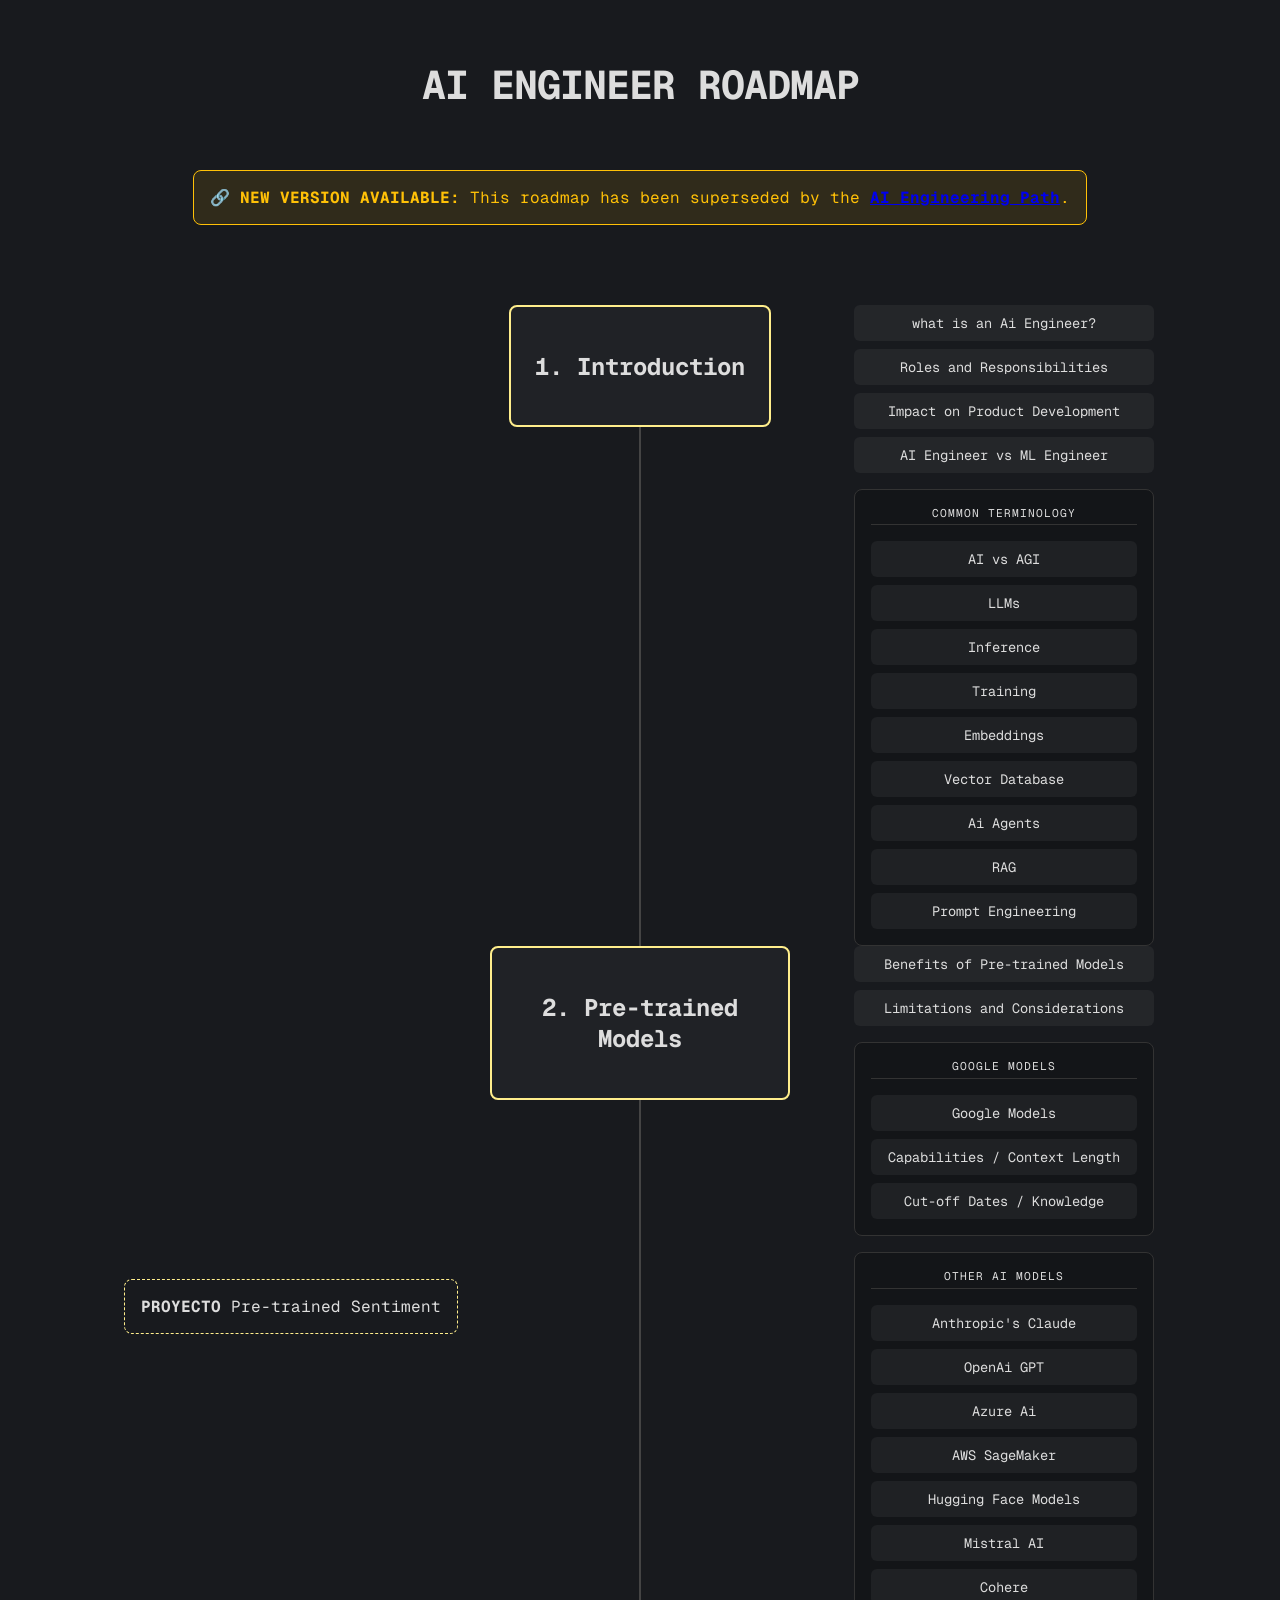
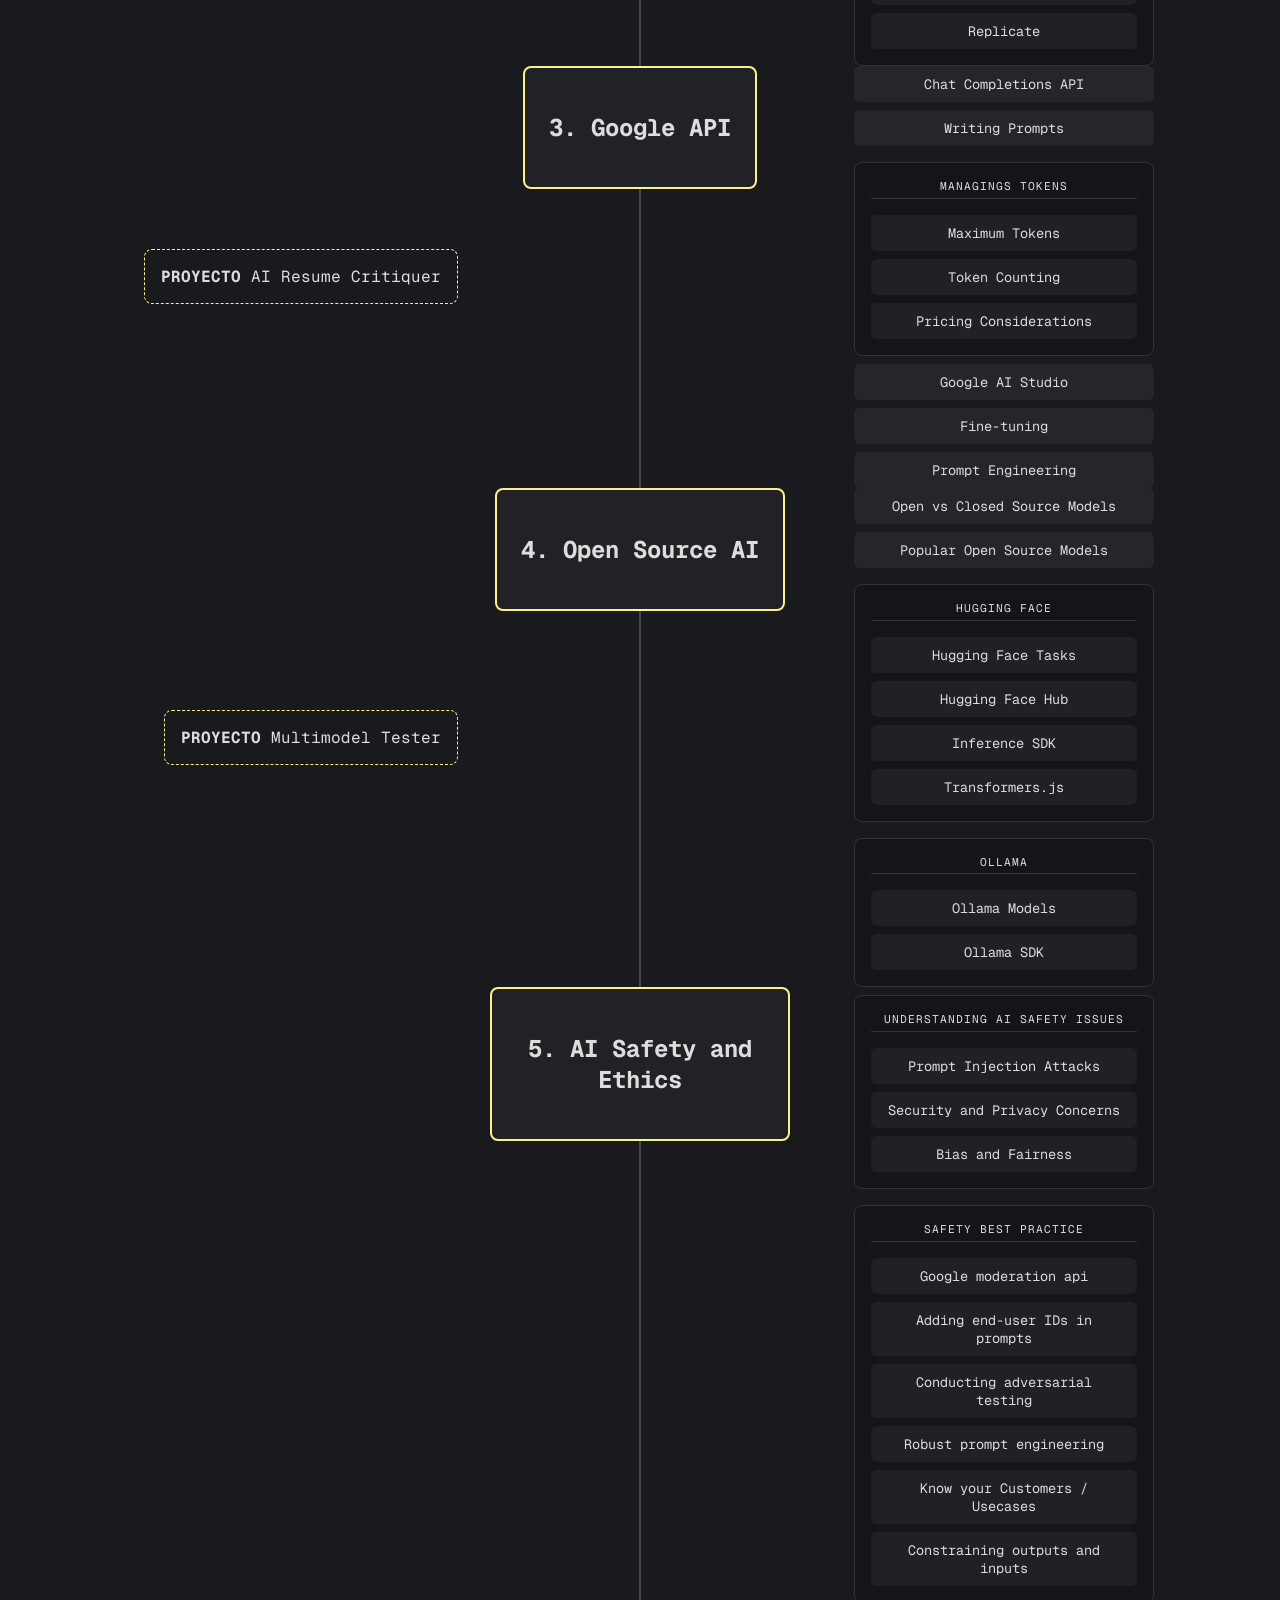
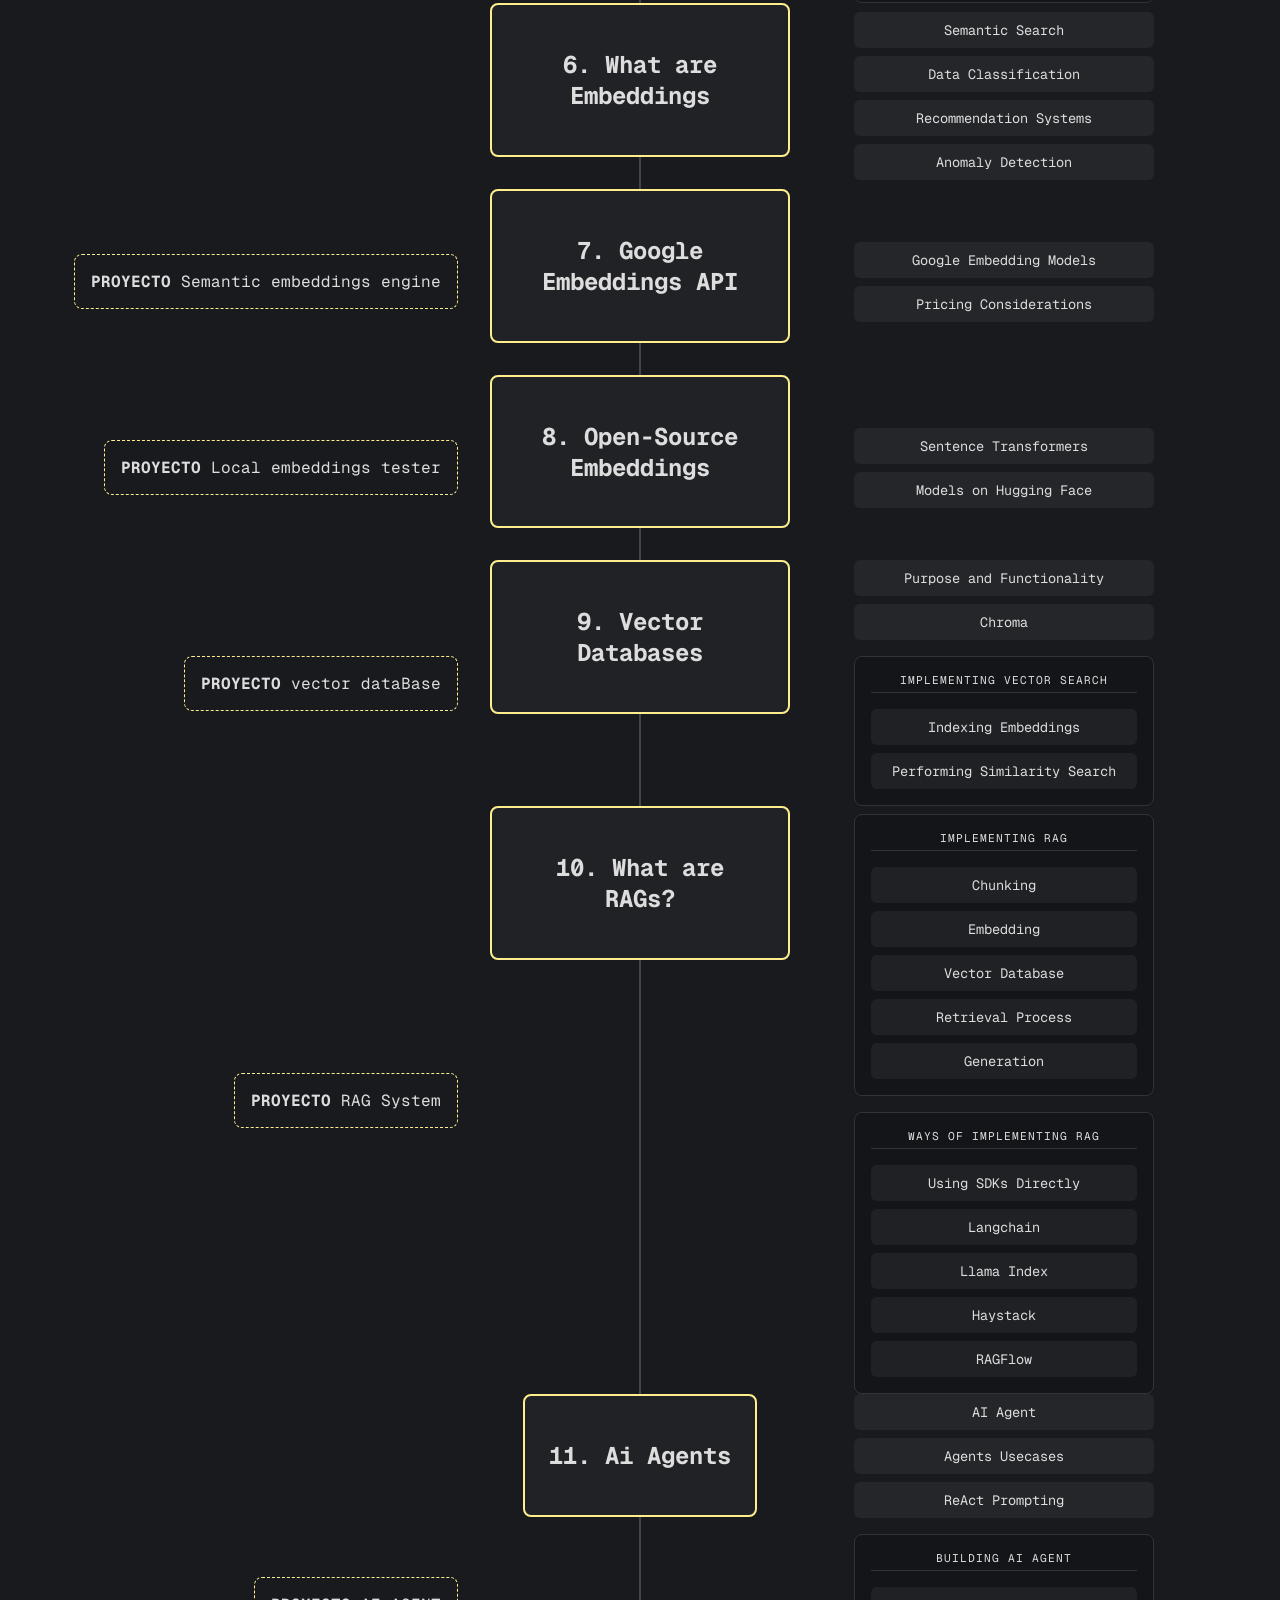
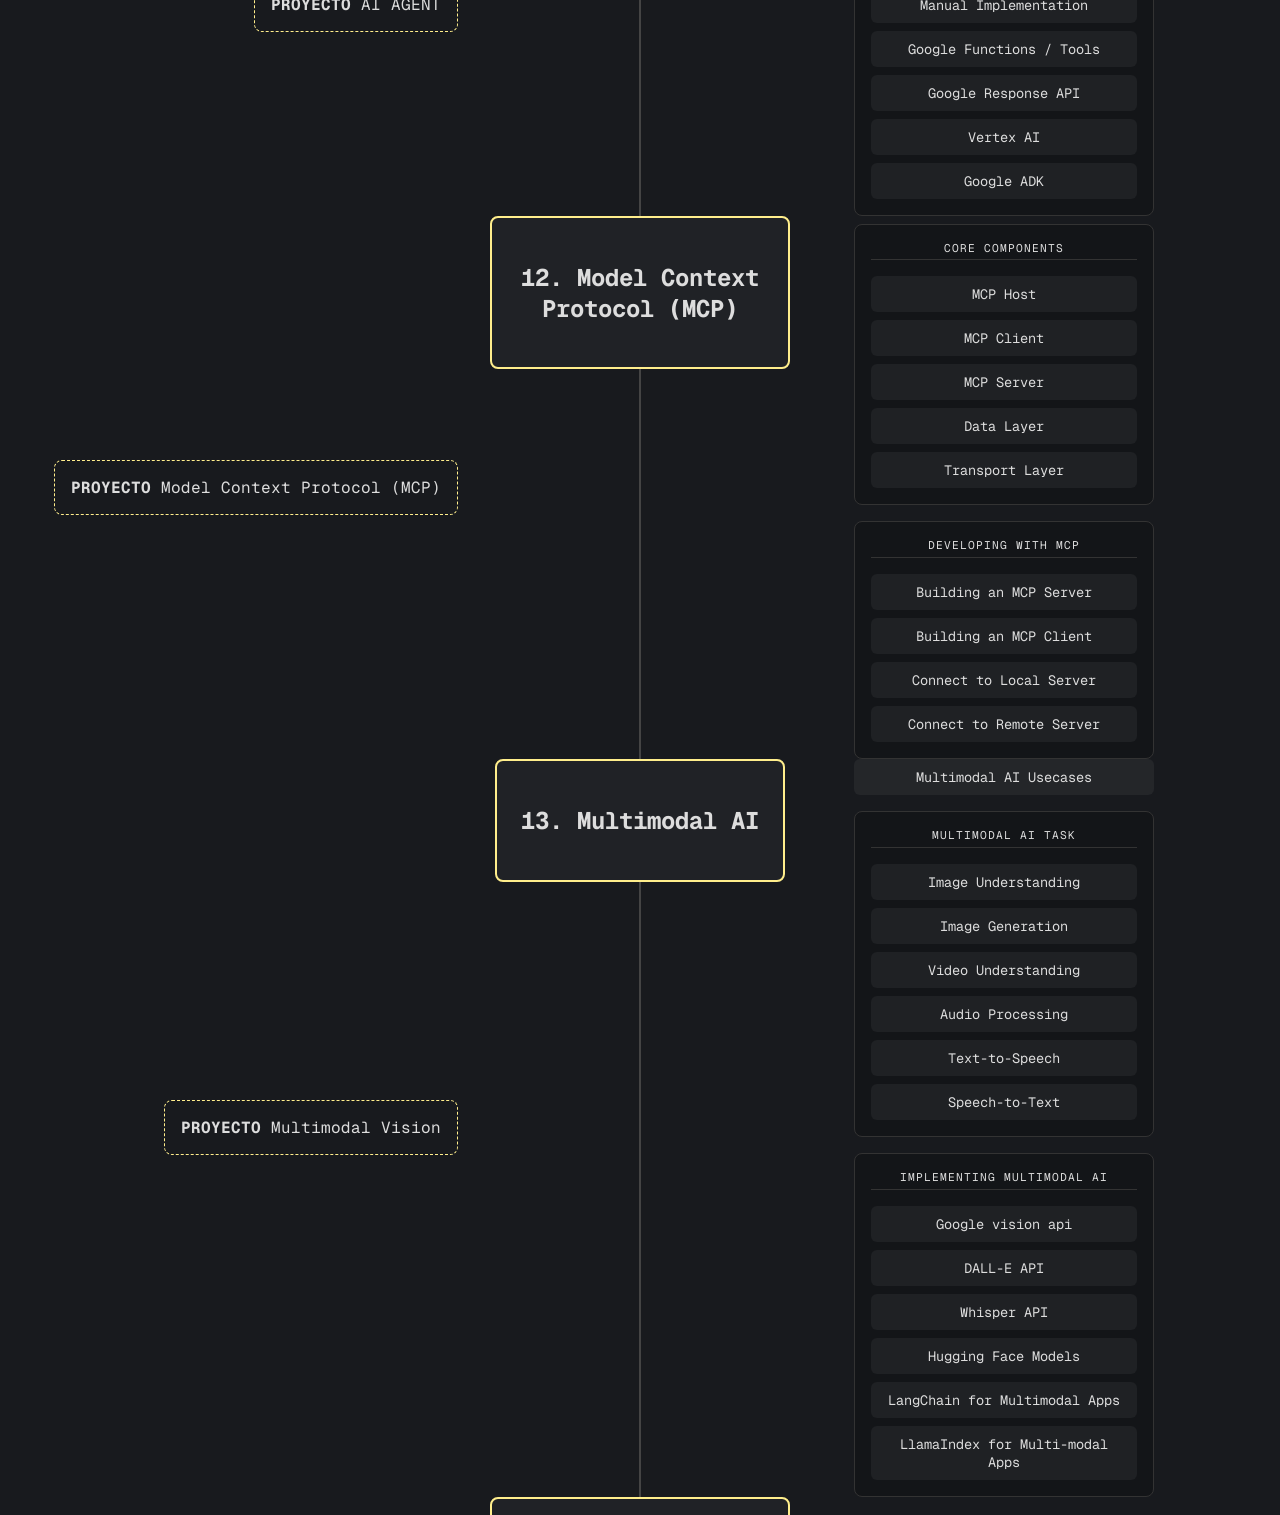
<file: index.html>
<!DOCTYPE html>
<html lang="es">
<head>
    <!-- Esto redirecciona al instante (0 segundos) a la subcarpeta -->
    <meta http-equiv="refresh" content="0; url=./ai-engineer-roadmap/index.html">
    <title>Redirecting...</title>
</head>
<body>
    <p>Redireccionando al Roadmap... Si no carga, <a href="./ai-engineer-roadmap/index.html">haz clic aquí</a>.</p>
</body>
</html>
</file>
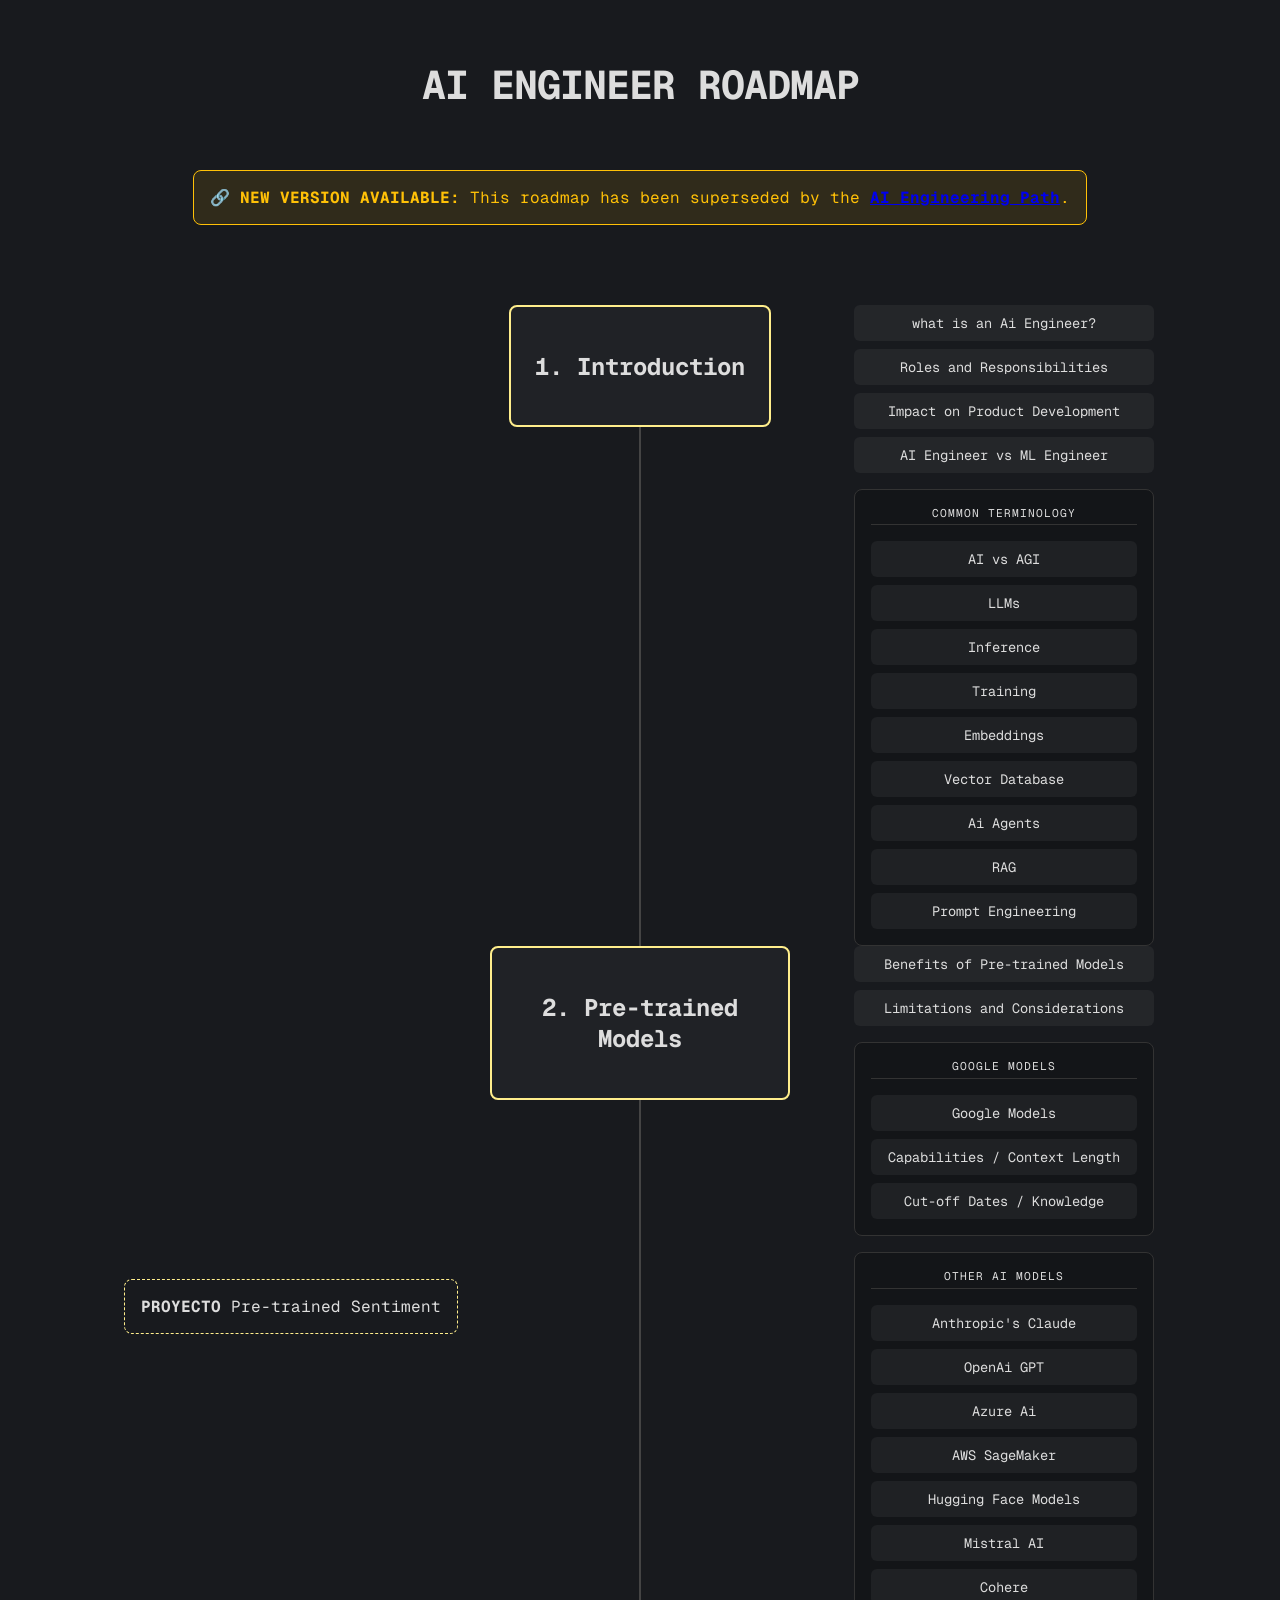
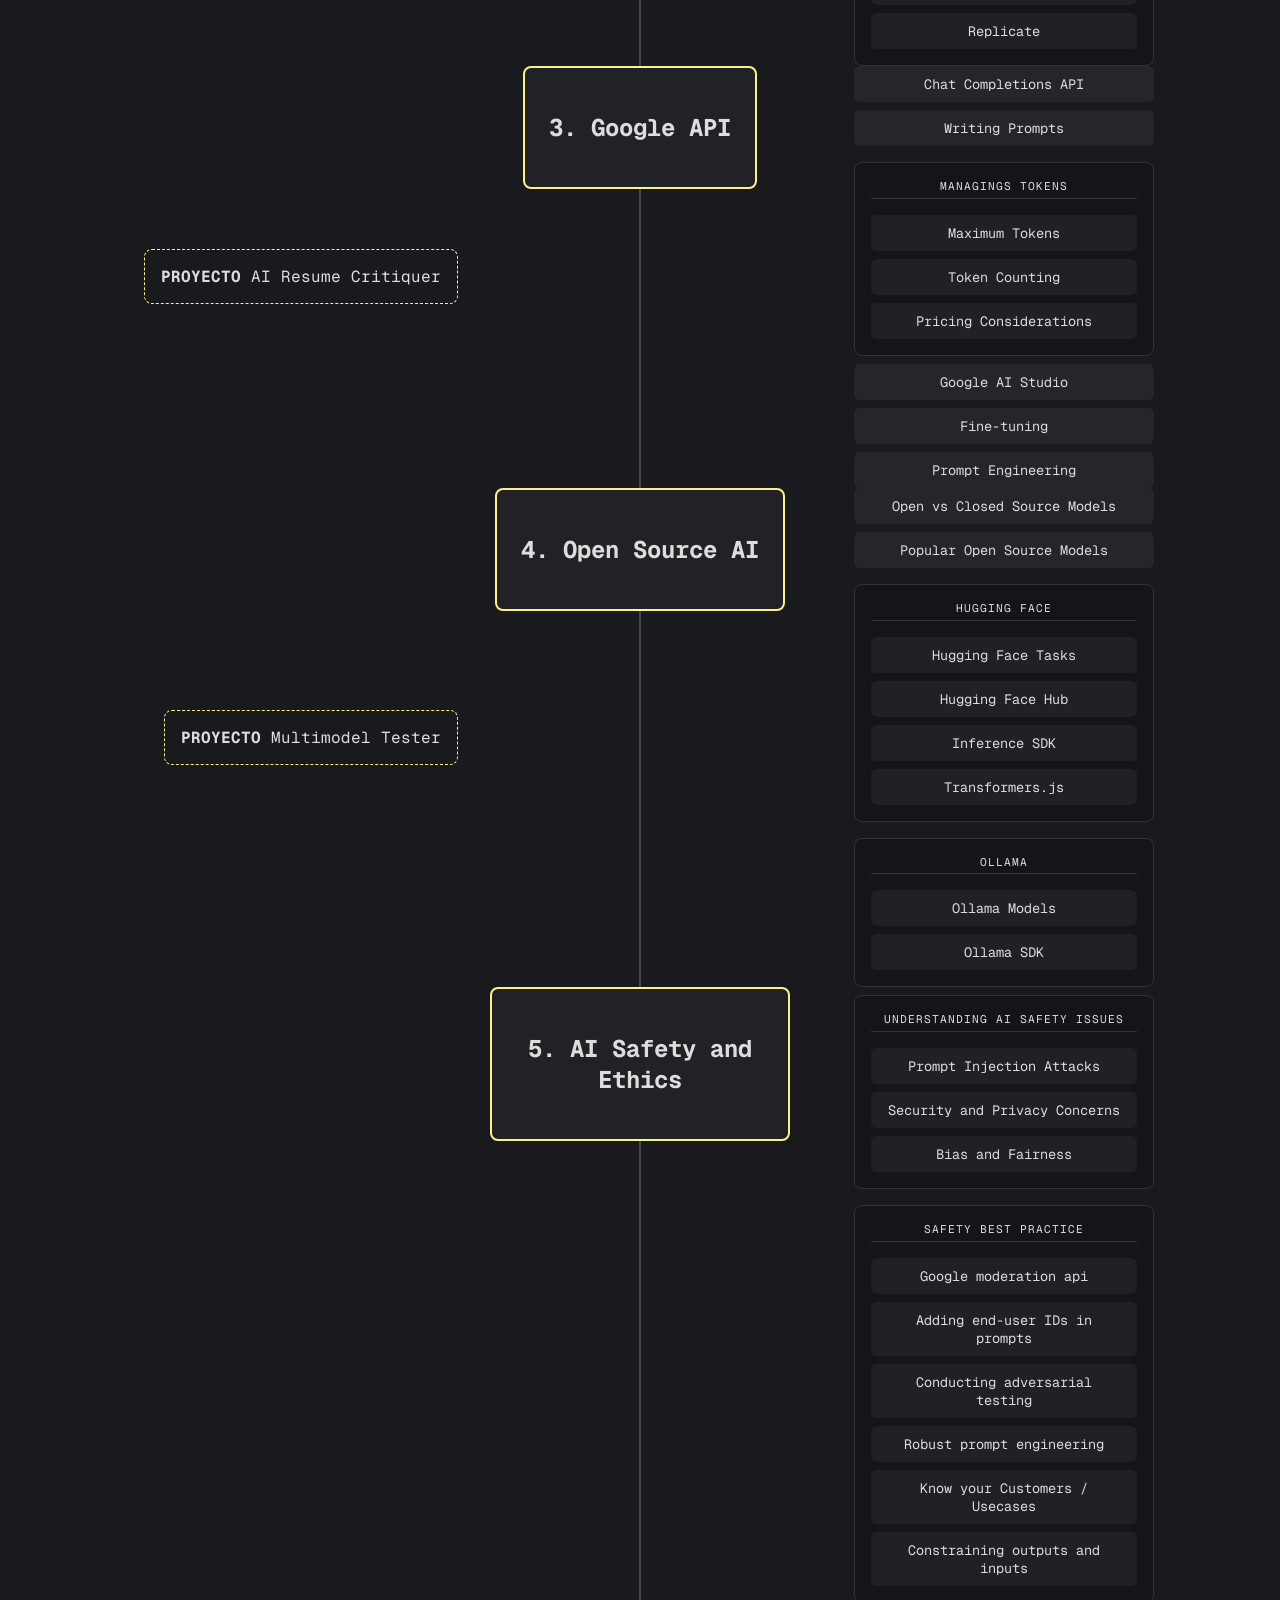
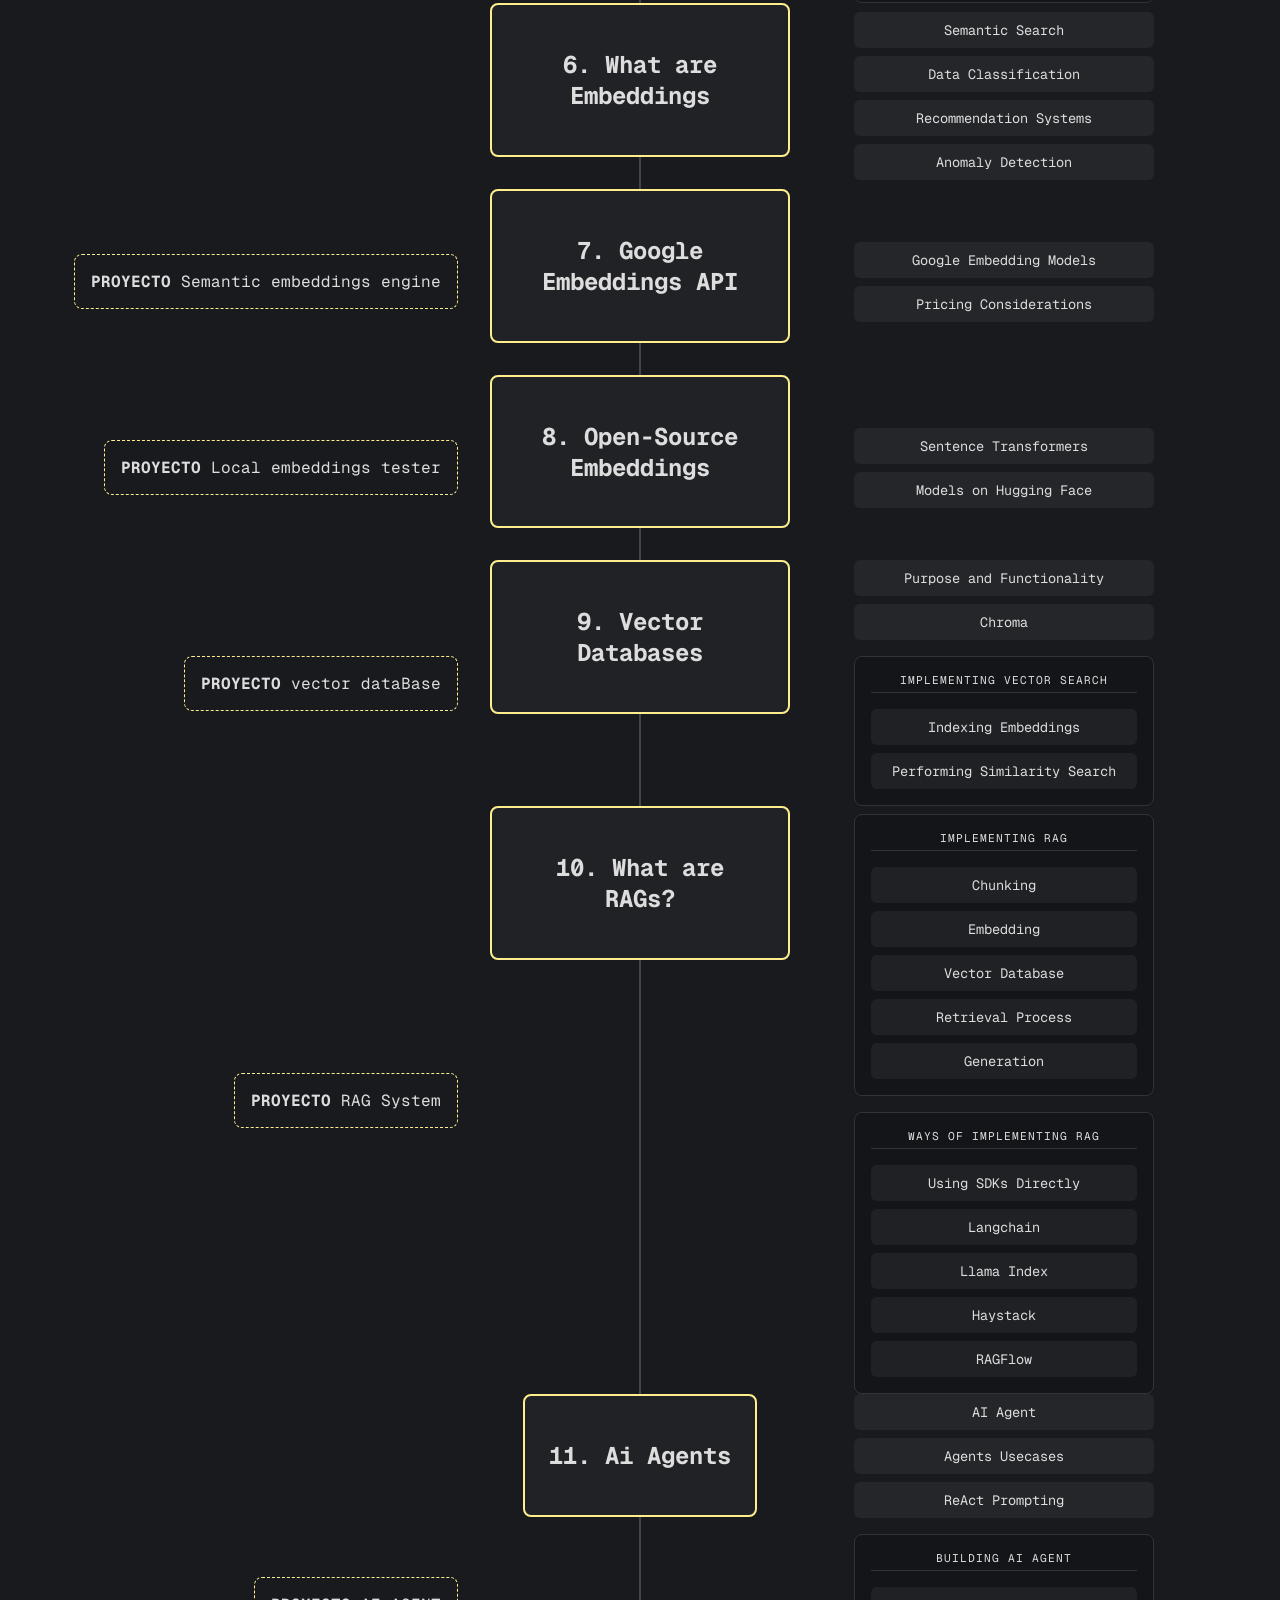
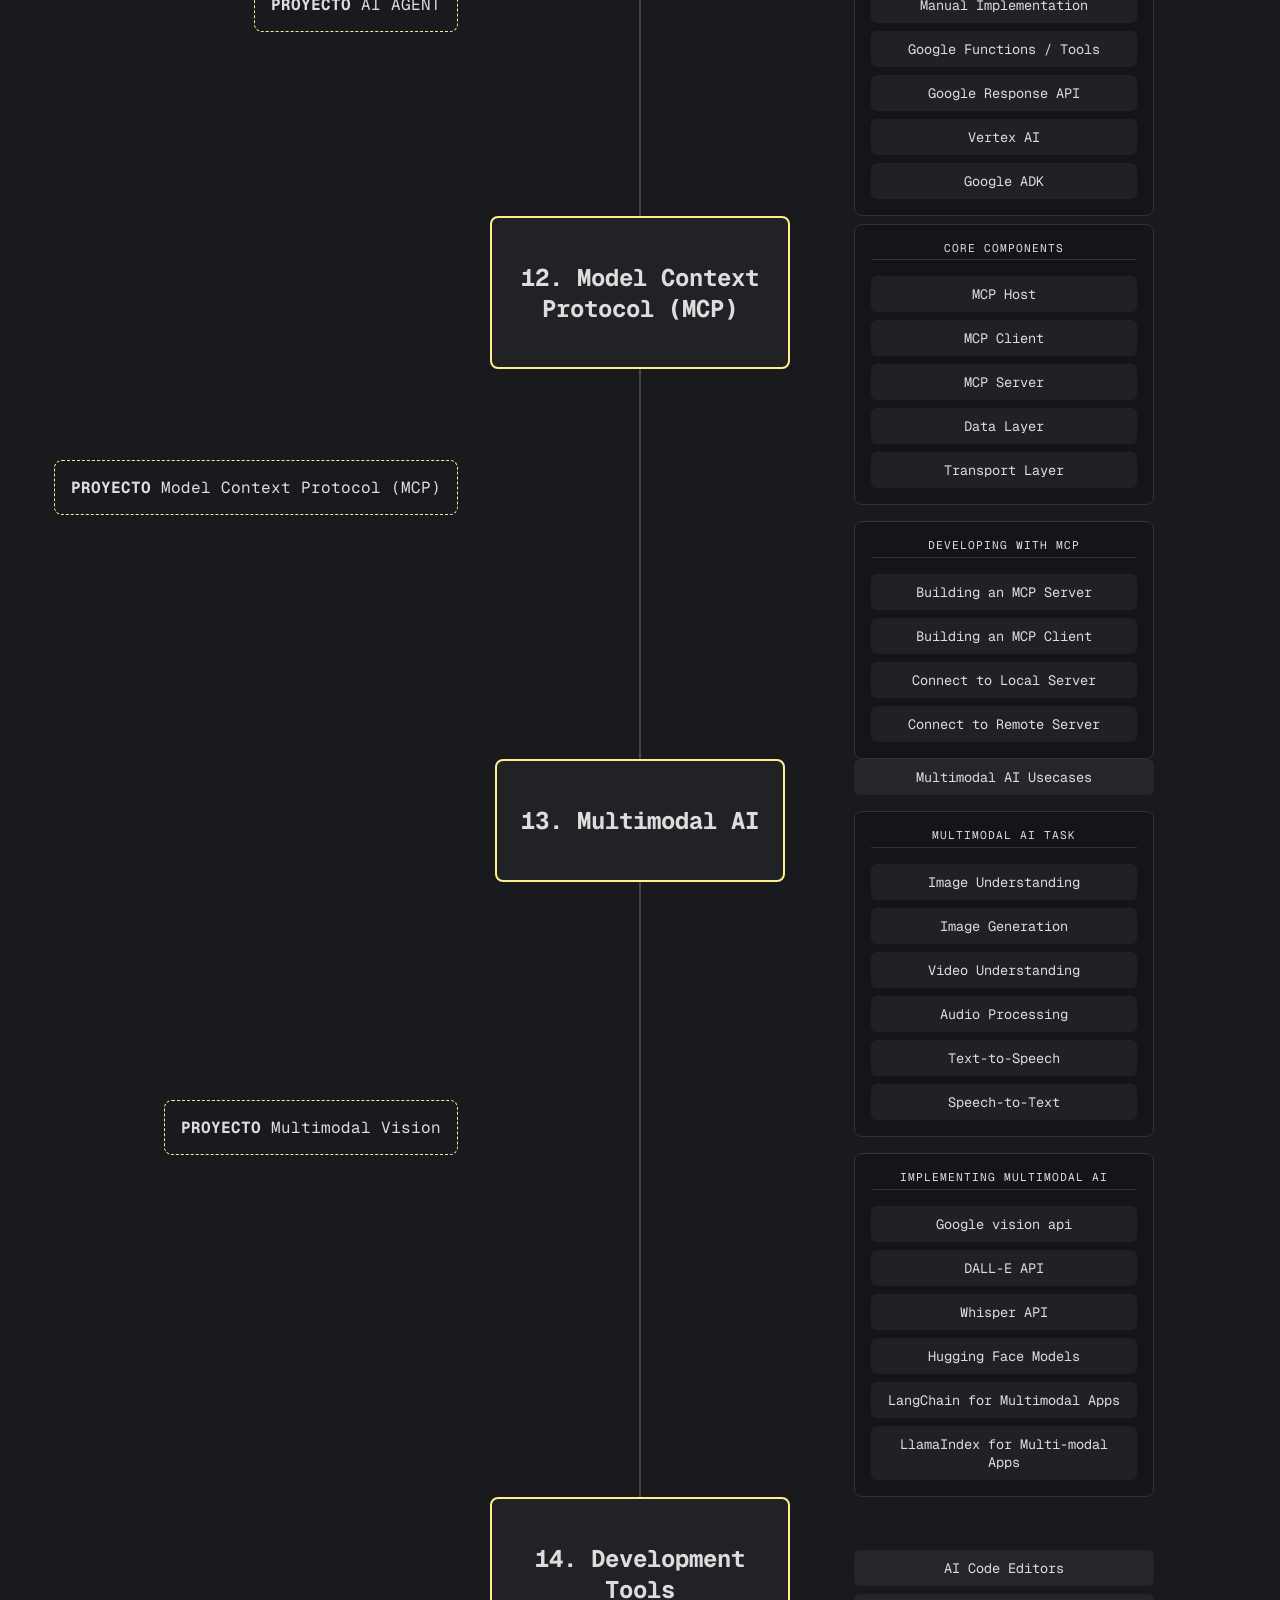
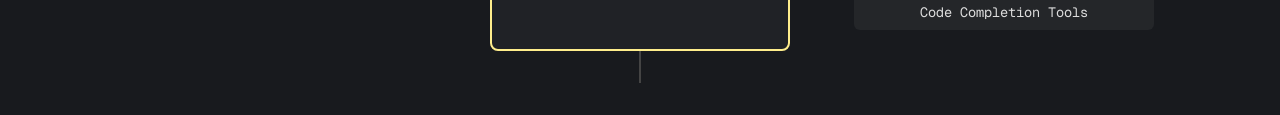
<file: ai-engineer-roadmap/index.html>
<!DOCTYPE html>
<html lang="es">
<head>
    <meta charset="UTF-8">
    <meta name="viewport" content="width=1200">
    <title>Ai Engineer Roadmap - Brian Suhit</title>
    <link rel="stylesheet" href="https://fonts.googleapis.com/css2?family=Geist+Mono:wght@100..900&display=swap">
    <link rel="stylesheet" href="style.css">
</head>
<body>
    
    <!-- titulo principal -->
    <header>
        <h1>AI ENGINEER ROADMAP</h1>
        <div class="warning-banner">
            <strong>🔗 NEW VERSION AVAILABLE:</strong> This roadmap has been superseded by the
            <a href="https://briansuhit.github.io/ai-engineering-path/" target="_blank" rel="noopener noreferrer"><strong>AI Engineering Path</strong></a>.
        </div>
    </header>

    <!-- contenedor principal -->
    <main class="roadmap-container">

        <!-- NODO 1: INTRODUCCION -->
        <div class="roadmap-row">
            
            <!-- IZQUIERDA VACÍA (No hay proyecto) -->
            <div class="col-project"></div>

            <!-- CENTRAL -->
            <div class="col-main">
                <div class="main-node completed">
                    <h2>1. Introduction</h2>
                </div>
                <div class="connector-line"></div>
            </div>

            <!-- DERECHA -->
            <div class="col-subnodes">
                <div class="subnode" onclick="openModal('what-is-ai-engineer')">what is an Ai Engineer?</div>
                <div class="subnode" onclick="openModal('roles-responsibilities')">Roles and Responsibilities</div>
                <div class="subnode" onclick="openModal('impact-product-dev')">Impact on Product Development</div>
                <div class="subnode" onclick="openModal('ai-vs-ml-engineer')">AI Engineer vs ML Engineer</div>

            <!-- GRUPO ENVOLVENTE (Common Terminology) -->
            <div class="subnode-group">
                <span class="group-title">Common Terminology</span>
                
                <!-- Los hijos van adentro -->
                <div class="subnode" onclick="openModal('ai-vs-agi')">AI vs AGI</div>
                <div class="subnode" onclick="openModal('llms')">LLMs</div>
                <div class="subnode" onclick="openModal('inference')">Inference</div>
                <div class="subnode" onclick="openModal('training')">Training</div>
                <div class="subnode" onclick="openModal('embeddings')">Embeddings</div>
                <div class="subnode" onclick="openModal('vector-database')">Vector Database</div>
                <div class="subnode" onclick="openModal('ai-agents')">Ai Agents</div>
                <div class="subnode" onclick="openModal('rag')">RAG</div>
                <div class="subnode" onclick="openModal('prompt-engineering')">Prompt Engineering</div>
            </div>
            </div>
        </div>

        <!-- NODO 2: Pre-trained Models -->
        <div class="roadmap-row">

            <!-- COLUMNA IZQUIERDA: EL PROYECTO -->
            <div class="col-project">
                <div class="project-card" onclick="openModal('pre-trained-sentiment')">
                    <strong>PROYECTO</strong>
                    <span>Pre-trained Sentiment</span>
                </div>
                </div>

                <!-- COLUMNA CENTRAL: EL TRONCO -->
                    <div class="col-main">
                    <div class="main-node completed">
                        <h2>2. Pre-trained Models</h2>
                    </div>
                    <!-- La línea vertical que conecta con el siguiente -->
                    <div class="connector-line"></div>
                </div>

                <!-- COLUMNA DERECHA: SUBNODOS -->
                <div class="col-subnodes">
                    <div class="subnode" onclick="openModal('benefits-of-pre-trained-models')">Benefits of Pre-trained Models</div>
                    <div class="subnode" onclick="openModal('limitations-and-considerations')">Limitations and Considerations</div>

                <!-- GRUPO ENVOLVENTE ( Google Models ) -->
                <div class="subnode-group">
                    <span class="group-title">Google Models</span>
                    
                    <!-- Los hijos van adentro -->
                    <div class="subnode" onclick="openModal('google-models')">Google Models</div>
                    <div class="subnode" onclick="openModal('capabilities-context-length')">Capabilities / Context Length</div>
                    <div class="subnode" onclick="openModal('cut-off-dates-knowledge')">Cut-off Dates / Knowledge</div>
                </div>

                <!-- GRUPO ENVOLVENTE ( Other Ai Models ) -->
                <div class="subnode-group">
                    <span class="group-title">Other Ai Models</span>
                    
                    <!-- Los hijos van adentro -->
                    <div class="subnode" onclick="openModal('anthropics-claude')">Anthropic's Claude</div>
                    <div class="subnode" onclick="openModal('openai-gpt')">OpenAi GPT</div>
                    <div class="subnode" onclick="openModal('azure-ai')">Azure Ai</div>
                    <div class="subnode" onclick="openModal('aws-sagemaker')">AWS SageMaker</div>
                    <div class="subnode" onclick="openModal('hugging-face-models')">Hugging Face Models</div>
                    <div class="subnode" onclick="openModal('mistral-ai')">Mistral AI</div>
                    <div class="subnode" onclick="openModal('cohere')">Cohere</div>
                    <div class="subnode" onclick="openModal('replicate')">Replicate</div>
                </div>
            </div>
        </div>

        <!-- NODO 3: Google API -->
        <div class="roadmap-row">

            <!-- COLUMNA IZQUIERDA: EL PROYECTO -->
            <div class="col-project">
                <div class="project-card" onclick="openModal('ai-resume-critiquer')">
                    <strong>PROYECTO</strong>
                    <span>AI Resume Critiquer</span>
                </div>
            </div>

            <!-- COLUMNA CENTRAL: EL TRONCO -->
            <div class="col-main">
                <div class="main-node completed">
                    <h2>3. Google API</h2>
                </div>
                <!-- La línea vertical que conecta con el siguiente -->
                <div class="connector-line"></div>
            </div>

            <!-- COLUMNA DERECHA: SUBNODOS -->
            <div class="col-subnodes">
                <div class="subnode" onclick="openModal('chat-completions-api')">Chat Completions API</div>
                <div class="subnode" onclick="openModal('writing-prompts')">Writing Prompts</div>

                <!-- GRUPO ENVOLVENTE ( Managings Tokens ) -->
                <div class="subnode-group">
                    <span class="group-title">Managings Tokens</span>
                    
                    <!-- Los hijos van adentro -->
                    <div class="subnode" onclick="openModal('maximum-tokens')">Maximum Tokens</div>
                    <div class="subnode" onclick="openModal('token-counting')">Token Counting</div>
                    <div class="subnode" onclick="openModal('pricing-considerations')">Pricing Considerations</div>
                    </div>
                    <div class="subnode" onclick="openModal('google-ai-studio')">Google AI Studio</div>
                    <div class="subnode" onclick="openModal('fine-tuning')">Fine-tuning</div>
                    <div class="subnode" onclick="openModal('3-prompt-engineering')">Prompt Engineering</div>
                </div>
        </div>

        <!-- NODO 4: Open Source AI -->
        <div class="roadmap-row">

            <!-- COLUMNA IZQUIERDA: EL PROYECTO -->
            <div class="col-project">
                <div class="project-card" onclick="openModal('multimodel-tester')">
                    <strong>PROYECTO</strong>
                    <span>Multimodel Tester</span>
                </div>
            </div>

            <!-- COLUMNA CENTRAL: EL TRONCO -->
                <div class="col-main">
                <div class="main-node completed">
                    <h2>4. Open Source AI</h2>
                </div>
                <!-- La línea vertical que conecta con el siguiente -->
                <div class="connector-line"></div>
            </div>

            <!-- COLUMNA DERECHA: SUBNODOS -->
            <div class="col-subnodes">
                <div class="subnode" onclick="openModal('open-vs-closed-source-models')">Open vs Closed Source Models</div>
                <div class="subnode" onclick="openModal('popular-open-source-models')">Popular Open Source Models</div>

                <!-- GRUPO ENVOLVENTE ( Hugging Face ) -->
                <div class="subnode-group">
                    <span class="group-title">Hugging Face</span>
                    
                    <!-- Los hijos van adentro -->
                    <div class="subnode" onclick="openModal('hugging-face-tasks')">Hugging Face Tasks</div>
                    <div class="subnode" onclick="openModal('hugging-face-hub')">Hugging Face Hub</div>
                    <div class="subnode" onclick="openModal('inference-sdk')">Inference SDK</div>
                    <div class="subnode" onclick="openModal('transformers-js')">Transformers.js</div>
                </div>

                <!-- GRUPO ENVOLVENTE ( Ollama ) -->
                <div class="subnode-group">
                    <span class="group-title">Ollama</span>
                    
                    <!-- Los hijos van adentro -->
                    <div class="subnode" onclick="openModal('ollama-models')">Ollama Models</div>
                    <div class="subnode" onclick="openModal('ollama-sdk')">Ollama SDK</div>
                </div>
            </div>

        </div>

        <!-- NODO 5: AI Safety and Ethics -->
        <div class="roadmap-row">

            <!-- IZQUIERDA VACÍA (No hay proyecto) -->
            <div class="col-project"></div>

            <!-- COLUMNA CENTRAL: EL TRONCO -->
                <div class="col-main">
                <div class="main-node completed">
                    <h2>5. AI Safety and Ethics</h2>
                </div>
                <!-- La línea vertical que conecta con el siguiente -->
                <div class="connector-line"></div>
            </div>

            <!-- COLUMNA DERECHA: SUBNODOS -->
            <div class="col-subnodes">

                <!-- GRUPO ENVOLVENTE ( Understanding AI Safety Issues ) -->
                <div class="subnode-group">
                    <span class="group-title">Understanding AI Safety Issues</span>
                    
                    <!-- Los hijos van adentro -->
                    <div class="subnode" onclick="openModal('prompt-injection-attacks')">Prompt Injection Attacks</div>
                    <div class="subnode" onclick="openModal('security-and-privacy-concerns')">Security and Privacy Concerns</div>
                    <div class="subnode" onclick="openModal('bias-and-fairness')">Bias and Fairness</div>
                </div>

                <!-- GRUPO ENVOLVENTE ( Safety Best Practice ) -->
                <div class="subnode-group">
                    <span class="group-title">Safety Best Practice</span>
                    
                    <!-- Los hijos van adentro -->
                    <div class="subnode" onclick="openModal('google-moderation-api')">Google moderation api</div>
                    <div class="subnode" onclick="openModal('adding-end-user-ids-in-prompts')">Adding end-user IDs in prompts</div>
                    <div class="subnode" onclick="openModal('conducting-adversarial-testing')">Conducting adversarial testing</div>
                    <div class="subnode" onclick="openModal('robust-prompt-engineering')">Robust prompt engineering</div>
                    <div class="subnode" onclick="openModal('know-your-customers-usecases')">Know your Customers / Usecases</div>
                    <div class="subnode" onclick="openModal('constraining-outputs-and-inputs')">Constraining outputs and inputs</div>
                </div>
                
            </div>
        </div>

        <!-- NODO 6: What are Embeddings -->
        <div class="roadmap-row">

            <!-- IZQUIERDA VACÍA (No hay proyecto) -->
            <div class="col-project"></div>

            <!-- COLUMNA CENTRAL: EL TRONCO -->
                <div class="col-main">
                <div class="main-node completed">
                    <h2>6. What are Embeddings</h2>
                </div>
                <!-- La línea vertical que conecta con el siguiente -->
                <div class="connector-line"></div>
            </div>

            <!-- COLUMNA DERECHA: SUBNODOS -->
            <div class="col-subnodes">
                <div class="subnode" onclick="openModal('semantic-search')">Semantic Search</div>
                <div class="subnode" onclick="openModal('data-classification')">Data Classification</div>
                <div class="subnode" onclick="openModal('recommendation-systems')">Recommendation Systems</div>
                <div class="subnode" onclick="openModal('anomaly-detection')">Anomaly Detection</div>
            </div>
        </div>
        
        <!-- NODO 7: OpenAI Embeddings API-->
        <div class="roadmap-row">

            <!-- COLUMNA IZQUIERDA: EL PROYECTO -->
            <div class="col-project">
                <div class="project-card" onclick="openModal('semantic-embeddings-engine')">
                    <strong>PROYECTO</strong>
                    <span>Semantic embeddings engine</span>
                </div>
            </div>

            <!-- COLUMNA CENTRAL: EL TRONCO -->
                <div class="col-main">
                <div class="main-node completed">
                    <h2>7. Google Embeddings API</h2>
                </div>
                <!-- La línea vertical que conecta con el siguiente -->
                <div class="connector-line"></div>
            </div>

            <!-- COLUMNA DERECHA: SUBNODOS -->
            <div class="col-subnodes">
                <div class="subnode" onclick="openModal('google-embedding-models')">Google Embedding Models</div>
                <div class="subnode" onclick="openModal('7-pricing-considerations')">Pricing Considerations</div>
            </div>
        </div>

        <!-- NODO 8: Open-Source Embeddings-->
        <div class="roadmap-row">

            <!-- COLUMNA IZQUIERDA: EL PROYECTO -->
            <div class="col-project">
                <div class="project-card" onclick="openModal('local-embeddings-tester')">
                    <strong>PROYECTO</strong>
                    <span>Local embeddings tester</span>
                </div>
            </div>

            <!-- COLUMNA CENTRAL: EL TRONCO -->
                <div class="col-main">
                <div class="main-node completed">
                    <h2>8. Open-Source Embeddings</h2>
                </div>
                <!-- La línea vertical que conecta con el siguiente -->
                <div class="connector-line"></div>
            </div>

            <!-- COLUMNA DERECHA: SUBNODOS -->
            <div class="col-subnodes">
                <div class="subnode" onclick="openModal('sentence-transformers')">Sentence Transformers</div>
                <div class="subnode" onclick="openModal('models-on-hugging-face')">Models on Hugging Face</div>
            </div>
        </div>

        <!-- NODO 9: Vector Databases-->
        <div class="roadmap-row">

            <!-- COLUMNA IZQUIERDA: EL PROYECTO -->
            <div class="col-project">
                <div class="project-card" onclick="openModal('vector-db')">
                    <strong>PROYECTO</strong>
                    <span>vector dataBase</span>
                </div>
            </div>

            <!-- COLUMNA CENTRAL: EL TRONCO -->
                <div class="col-main">
                <div class="main-node completed">
                    <h2>9. Vector Databases</h2>
                </div>
                <!-- La línea vertical que conecta con el siguiente -->
                <div class="connector-line"></div>
            </div>

            <!-- COLUMNA DERECHA: SUBNODOS -->
            <div class="col-subnodes">
                <div class="subnode" onclick="openModal('purpose-and-functionality')">Purpose and Functionality</div>
                <div class="subnode" onclick="openModal('chroma')">Chroma</div>

                <!-- GRUPO ENVOLVENTE (Implementing Vector Search) -->
                <div class="subnode-group">
                    <span class="group-title">Implementing Vector Search</span>
                    
                    <!-- Los hijos van adentro -->
                    <div class="subnode" onclick="openModal('indexing-embeddings')">Indexing Embeddings</div>
                    <div class="subnode" onclick="openModal('performing-similarity-search')">Performing Similarity Search</div>
                </div>
            </div>
        </div>

        <!-- NODO 10: What are RAGs?-->
        <div class="roadmap-row">

            <!-- COLUMNA IZQUIERDA: EL PROYECTO -->
            <div class="col-project">
                <div class="project-card" onclick="openModal('rag-system')">
                    <strong>PROYECTO</strong>
                    <span>RAG System</span>
                </div>
            </div>

            <!-- COLUMNA CENTRAL: EL TRONCO -->
                <div class="col-main">
                <div class="main-node completed">
                    <h2>10. What are RAGs?</h2>
                </div>
                <!-- La línea vertical que conecta con el siguiente -->
                <div class="connector-line"></div>
            </div>

            <!-- COLUMNA DERECHA: SUBNODOS -->
            <div class="col-subnodes">
                <!-- GRUPO ENVOLVENTE (Implementing RAG) -->
                <div class="subnode-group">
                    <span class="group-title">Implementing RAG</span>
                    
                    <!-- Los hijos van adentro -->
                    <div class="subnode" onclick="openModal('chunking')">Chunking</div>
                    <div class="subnode" onclick="openModal('embedding')">Embedding</div>
                    <div class="subnode" onclick="openModal('vector-database')">Vector Database</div>
                    <div class="subnode" onclick="openModal('retrieval-process')">Retrieval Process</div>
                    <div class="subnode" onclick="openModal('generation')">Generation</div>
                </div>

                <!-- GRUPO ENVOLVENTE (Ways of implementing RAG) -->
                <div class="subnode-group">
                    <span class="group-title">Ways of implementing RAG</span>
                    
                    <!-- Los hijos van adentro -->
                    <div class="subnode" onclick="openModal('using-sdks-directly')">Using SDKs Directly</div>
                    <div class="subnode" onclick="openModal('langchain')">Langchain</div>
                    <div class="subnode" onclick="openModal('llama-index')">Llama Index</div>
                    <div class="subnode" onclick="openModal('haystack')">Haystack</div>
                    <div class="subnode" onclick="openModal('ragflow')">RAGFlow</div>
                </div>
            </div>
        </div>

        <!-- NODO 11: AI Agents-->
        <div class="roadmap-row">

            <!-- COLUMNA IZQUIERDA: EL PROYECTO -->
            <div class="col-project">
                <div class="project-card" onclick="openModal('11-ai-agent')">
                    <strong>PROYECTO</strong>
                    <span>AI AGENT</span>
                </div>
            </div>

            <!-- COLUMNA CENTRAL: EL TRONCO -->
                <div class="col-main">
                <div class="main-node completed">
                    <h2>11. Ai Agents</h2>
                </div>
                <!-- La línea vertical que conecta con el siguiente -->
                <div class="connector-line"></div>
            </div>

            <!-- COLUMNA DERECHA: SUBNODOS -->
            <div class="col-subnodes">
                <div class="subnode" onclick="openModal('ai-agent')">AI Agent</div>
                <div class="subnode" onclick="openModal('agents-usecases')">Agents Usecases</div>
                <div class="subnode" onclick="openModal('react-prompting')">ReAct Prompting</div>

                <!-- GRUPO ENVOLVENTE (Building Ai Agent) -->
                <div class="subnode-group">
                    <span class="group-title">Building Ai Agent</span>
                    
                    <!-- Los hijos van adentro -->
                    <div class="subnode" onclick="openModal('manual-implementation')">Manual Implementation</div>
                    <div class="subnode" onclick="openModal('google-functions-tools')">Google Functions / Tools</div>
                    <div class="subnode" onclick="openModal('google-response-api')">Google Response API</div>
                    <div class="subnode" onclick="openModal('vertex-ai')">Vertex AI</div>
                    <div class="subnode" onclick="openModal('google-adk')">Google ADK</div>
                </div>
            </div>
        </div>

        <!-- NODO 12: Model Context Protocol (MCP) -->
        <div class="roadmap-row">

            <!-- IZQUIERDA VACÍA (No hay proyecto) -->
            <div class="col-project">
                <div class="project-card" onclick="openModal('12-mcp')">
                    <strong>PROYECTO</strong>
                    <span>Model Context Protocol (MCP)</span>
                </div>
            </div>            

            <!-- COLUMNA CENTRAL: EL TRONCO -->
                <div class="col-main">
                <div class="main-node completed">
                    <h2>12. Model Context Protocol (MCP)</h2>
                </div>
                <!-- La línea vertical que conecta con el siguiente -->
                <div class="connector-line"></div>
            </div>

            <!-- COLUMNA DERECHA: SUBNODOS -->
            <div class="col-subnodes">
                <!-- GRUPO ENVOLVENTE (Core Components) -->
                <div class="subnode-group">
                    <span class="group-title">Core Components</span>
                    
                    <!-- Los hijos van adentro -->
                    <div class="subnode" onclick="openModal('mcp-host')">MCP Host</div>
                    <div class="subnode" onclick="openModal('mcp-client')">MCP Client</div>
                    <div class="subnode" onclick="openModal('mcp-server')">MCP Server</div>
                    <div class="subnode" onclick="openModal('data-layer')">Data Layer</div>
                    <div class="subnode" onclick="openModal('transport-layer')">Transport Layer</div>
                </div>

                <!-- GRUPO ENVOLVENTE (Developing with MCP) -->
                <div class="subnode-group">
                    <span class="group-title">Developing with MCP</span>
                    
                    <!-- Los hijos van adentro -->
                    <div class="subnode" onclick="openModal('building-an-mcp-server')">Building an MCP Server</div>
                    <div class="subnode" onclick="openModal('building-an-mcp-client')">Building an MCP Client</div>
                    <div class="subnode" onclick="openModal('connect-to-local-server')">Connect to Local Server</div>
                    <div class="subnode" onclick="openModal('connect-to-remote-server')">Connect to Remote Server</div>
                </div>
            </div>
        </div>

        <!-- NODO 13: Multimodal AI-->
        <div class="roadmap-row">

            <!-- COLUMNA IZQUIERDA: EL PROYECTO -->
            <div class="col-project">
                <div class="project-card" onclick="openModal('multimodal-vision')">
                    <strong>PROYECTO</strong>
                    <span>Multimodal Vision</span>
                </div>
            </div>

            <!-- COLUMNA CENTRAL: EL TRONCO -->
                <div class="col-main">
                <div class="main-node completed">
                    <h2>13. Multimodal AI</h2>
                </div>
                <!-- La línea vertical que conecta con el siguiente -->
                <div class="connector-line"></div>
            </div>

            <!-- COLUMNA DERECHA: SUBNODOS -->
            <div class="col-subnodes">
                <div class="subnode" onclick="openModal('multimodal-ai-usecases')">Multimodal AI Usecases</div>

                <!-- GRUPO ENVOLVENTE (Multimodal AI Task) -->
                <div class="subnode-group">
                    <span class="group-title">Multimodal AI Task</span>
                    
                    <!-- Los hijos van adentro -->
                    <div class="subnode" onclick="openModal('image-understanding')">Image Understanding</div>
                    <div class="subnode" onclick="openModal('image-generation')">Image Generation</div>
                    <div class="subnode" onclick="openModal('video-understanding')">Video Understanding</div>
                    <div class="subnode" onclick="openModal('audio-processing')">Audio Processing</div>
                    <div class="subnode" onclick="openModal('text-to-speech')">Text-to-Speech</div>
                    <div class="subnode" onclick="openModal('speech-to-text')">Speech-to-Text</div>
                </div>

                <!-- GRUPO ENVOLVENTE (Implementing multimodal ai) -->
                <div class="subnode-group">
                    <span class="group-title">Implementing multimodal ai</span>
                    
                    <!-- Los hijos van adentro -->
                    <div class="subnode" onclick="openModal('google-vision-api')">Google vision api</div>
                    <div class="subnode" onclick="openModal('dall-e-api')">DALL-E API</div>
                    <div class="subnode" onclick="openModal('whisper-api')">Whisper API</div>
                    <div class="subnode" onclick="openModal('14-hugging-face-models')">Hugging Face Models</div>
                    <div class="subnode" onclick="openModal('langchain-for-multimodal-apps')">LangChain for Multimodal Apps</div>
                    <div class="subnode" onclick="openModal('llamaindex-for-multi-modal-apps')">LlamaIndex for Multi-modal Apps</div>
                </div>
            </div>
        </div>

        <!-- NODO 14: Development Tools-->
        <div class="roadmap-row">

            <!-- COLUMNA IZQUIERDA: EL PROYECTO -->
            <div class="col-project">
            </div>

            <!-- COLUMNA CENTRAL: EL TRONCO -->
                <div class="col-main">
                <div class="main-node completed">
                    <h2>14. Development Tools</h2>
                </div>
                <!-- La línea vertical que conecta con el siguiente -->
                <div class="connector-line"></div>
            </div>

            <!-- COLUMNA DERECHA: SUBNODOS -->
            <div class="col-subnodes">
                <div class="subnode" onclick="openModal('ai-code-editors')">AI Code Editors</div>
                <div class="subnode" onclick="openModal('code-completion-tools')">Code Completion Tools</div>
            </div>
        </div>
    </main>

    <!-- EL MODAL (Ventana Única) -->
    <div id="modal" class="modal-overlay" style="display:none;">
        <div class="modal-content">
            <button onclick="closeModal()">X</button>
            <h2 id="modal-title">Título</h2>
            <div id="modal-body">Contenido...</div>
        </div>
    </div>

    <script src="script.js"></script>
</body>
</html>
</file>
<file: ai-engineer-roadmap/style.css>
/* Colores Gunmetal */
:root {
    --bg: #181a1e;
    --text: #dddddd;
    --card-bg: #202226;
    --accent: #FFEE8C;
    --green: #FFEE8C;  /* Completado */
    --font-stack: 'Geist Mono', monospace;
    --weight-regular: 400;
    --weight-medium: 500;
    --weight-bold: 700;
}

body {
    background: var(--bg);
    color: var(--text);
    font-family: var(--font-stack);
    margin: 0; padding: 2rem;
}

header {
    text-align: center;
    margin-bottom: 3rem; /* Un poco menos de margen */
    display: flex;       /* Flexbox para asegurar centrado absoluto */
    flex-direction: column;
    align-items: center;
    justify-content: center;
    width: 100%;
}

header h1 {
    font-size: 2.5rem; /* Ajusta tamaño si quieres */
    letter-spacing: -1px;
}

.warning-banner {
    background: rgba(255, 193, 7, 0.1);
    border: 1px solid #ffc107;
    color: #ffc107;
    padding: 1rem;
    margin: 2rem 0;
    text-align: center;
    border-radius: 8px;
}

.roadmap-container {
    max-width: 1200px;
    margin: 0 auto;
    display: flex;
    flex-direction: column;
}

/* LA GRILLA DE 3 COLUMNAS */
.roadmap-row {
    display: grid;
    /* 1fr (espacio libre) - 300px (Tronco fijo) - 1fr (espacio libre) */
    grid-template-columns: 1fr 300px 1fr; 
    gap: 2rem;
    align-items: center; /* Centrar verticalmente */
    min-height: 150px;
}

/* ESTILOS DE LAS CAJAS */
.main-node {
    background: var(--card-bg);
    border: 2px solid #444;
    padding: 1.5rem;
    text-align: center;
    border-radius: 8px;
    position: relative;
    z-index: 2; /* Para tapar la línea conectora */
}

.main-node.completed { border-color: var(--green); }
.main-node.pending { border-color: #666; opacity: 0.7; }

/* LINEA CONECTORA VERTICAL (El Tronco) */
.col-main {
    display: flex;
    flex-direction: column;
    align-items: center;
    position: relative;
    height: 100%;
}

.connector-line {
    width: 2px;
    background: #444;
    flex-grow: 1; /* Ocupa todo el espacio vertical disponible */
    min-height: 2rem;
}

/* Contenedor Columna Derecha */
.col-subnodes {
    display: inline-flex;    /* Para que el contenedor se ajuste al contenido más ancho */
    flex-direction: column;
    gap: 0.5rem;
    align-items: stretch;    /* Para que todos los hijos tengan el mismo ancho */
    padding-left: 2rem;      /* Separación del tronco */
    min-width: 250px;        /* Un ancho mínimo para todo el grupo */
    max-width: 300px;        /* <--- ESTA ES LA PROPIEDAD a modificar */
}

/* El globito (Subnodo) */
.subnode {
    background: rgba(255,255,255,0.05);
    padding: 0.5rem 1rem;
    border-radius: 6px;
    font-size: 0.85rem;
    cursor: pointer;
    border: 1px solid transparent;
    
    /* ESTO ES LO IMPORTANTE: Que mida lo que mide el texto */
    box-sizing: border-box;  /* Para que padding no afecte el ancho total */
    width: auto;             /* Ancho automático */
    min-width: 200px;        /* Un mínimo para que no queden enanos */
    max-width: 100%;         /* Un máximo para que no se estiren más que el contenedor */
    text-align: center;      /* Texto centrado si es corto */
    word-wrap: break-word;   /* Ajuste de palabras largas */
    white-space: normal;     /* El texto fluye normalmente */
}

.subnode-group {
    border: 1px solid #333;
    border-radius: 8px;
    padding: 1rem;
    margin-top: 0.5rem;
    display: flex;
    flex-direction: column;
    gap: 0.5rem;
    align-items: center; /* Centrar los subnodos hijos */
    
    /* Mismo comportamiento: Ajustarse pero con mínimo */
    width: auto;
    min-width: 200px; 
    background: rgba(0,0,0,0.2);
}

/* Para que los hijos del grupo se estiren AL ANCHO DEL GRUPO */
.subnode-group .subnode {
    width: 100%; /* Llenar el ancho del grupo padre */
}

.subnode:hover {
    border-color: var(--accent);
    background: rgba(255,255,255,0.08);
}

.group-title {
    font-size: 0.7rem;
    text-transform: uppercase;
    color: var(--text-secondary);
    margin-bottom: 0.5rem;
    letter-spacing: 1px;
    border-bottom: 1px solid #333;
    padding-bottom: 0.3rem;
    display: block;      /* Para que ocupe el ancho y se pueda centrar */
    text-align: center;  /* <--- CLAVE: Título centrado */
    width: 100%;
}

/* PROYECTO (Lado Izquierdo) */
.col-project {
    display: flex;
    justify-content: flex-end; /* Pegado al centro */
}

.project-card {
    border: 1px dashed var(--accent);
    padding: 1rem;
    border-radius: 8px;
    text-align: right;
    cursor: pointer;
}

.modal-overlay {
    position: fixed; /* <--- ESTO ES LA CLAVE */
    top: 0;
    left: 0;
    width: 100%;
    height: 100%;
    background: rgba(0, 0, 0, 0.85); /* Fondo oscuro transparente */
    display: flex; /* Para centrar el contenido */
    justify-content: center;
    align-items: center;
    z-index: 1000; /* Para que esté siempre encima de todo */
    backdrop-filter: blur(5px); /* Efecto borroso pro */
}

.modal-content {
    background: var(--bg-core);
    border: 1px solid var(--accent);
    padding: 2rem;
    border-radius: 12px;
    width: 90%;
    max-width: 600px;
    position: relative;
    box-shadow: 0 0 30px rgba(74, 144, 226, 0.2);
}

.modal-content button {
    position: absolute;
    top: 1rem;
    right: 1rem;
    background: none;
    border: none;
    color: var(--text-secondary);
    font-size: 1.5rem;
    cursor: pointer;
}

.modal-content button:hover {
    color: var(--text-primary);
}

/* Estilo para el código dentro del modal */
.modal-content code {
    background: #222; /* Un fondo gris oscuro, menos intenso que el negro */
    /* color: #f39c12; */ /* Opcional: color naranja para el texto */
    padding: 3px 6px;
    border-radius: 4px;
    font-size: 0.9rem;
}
</file>
